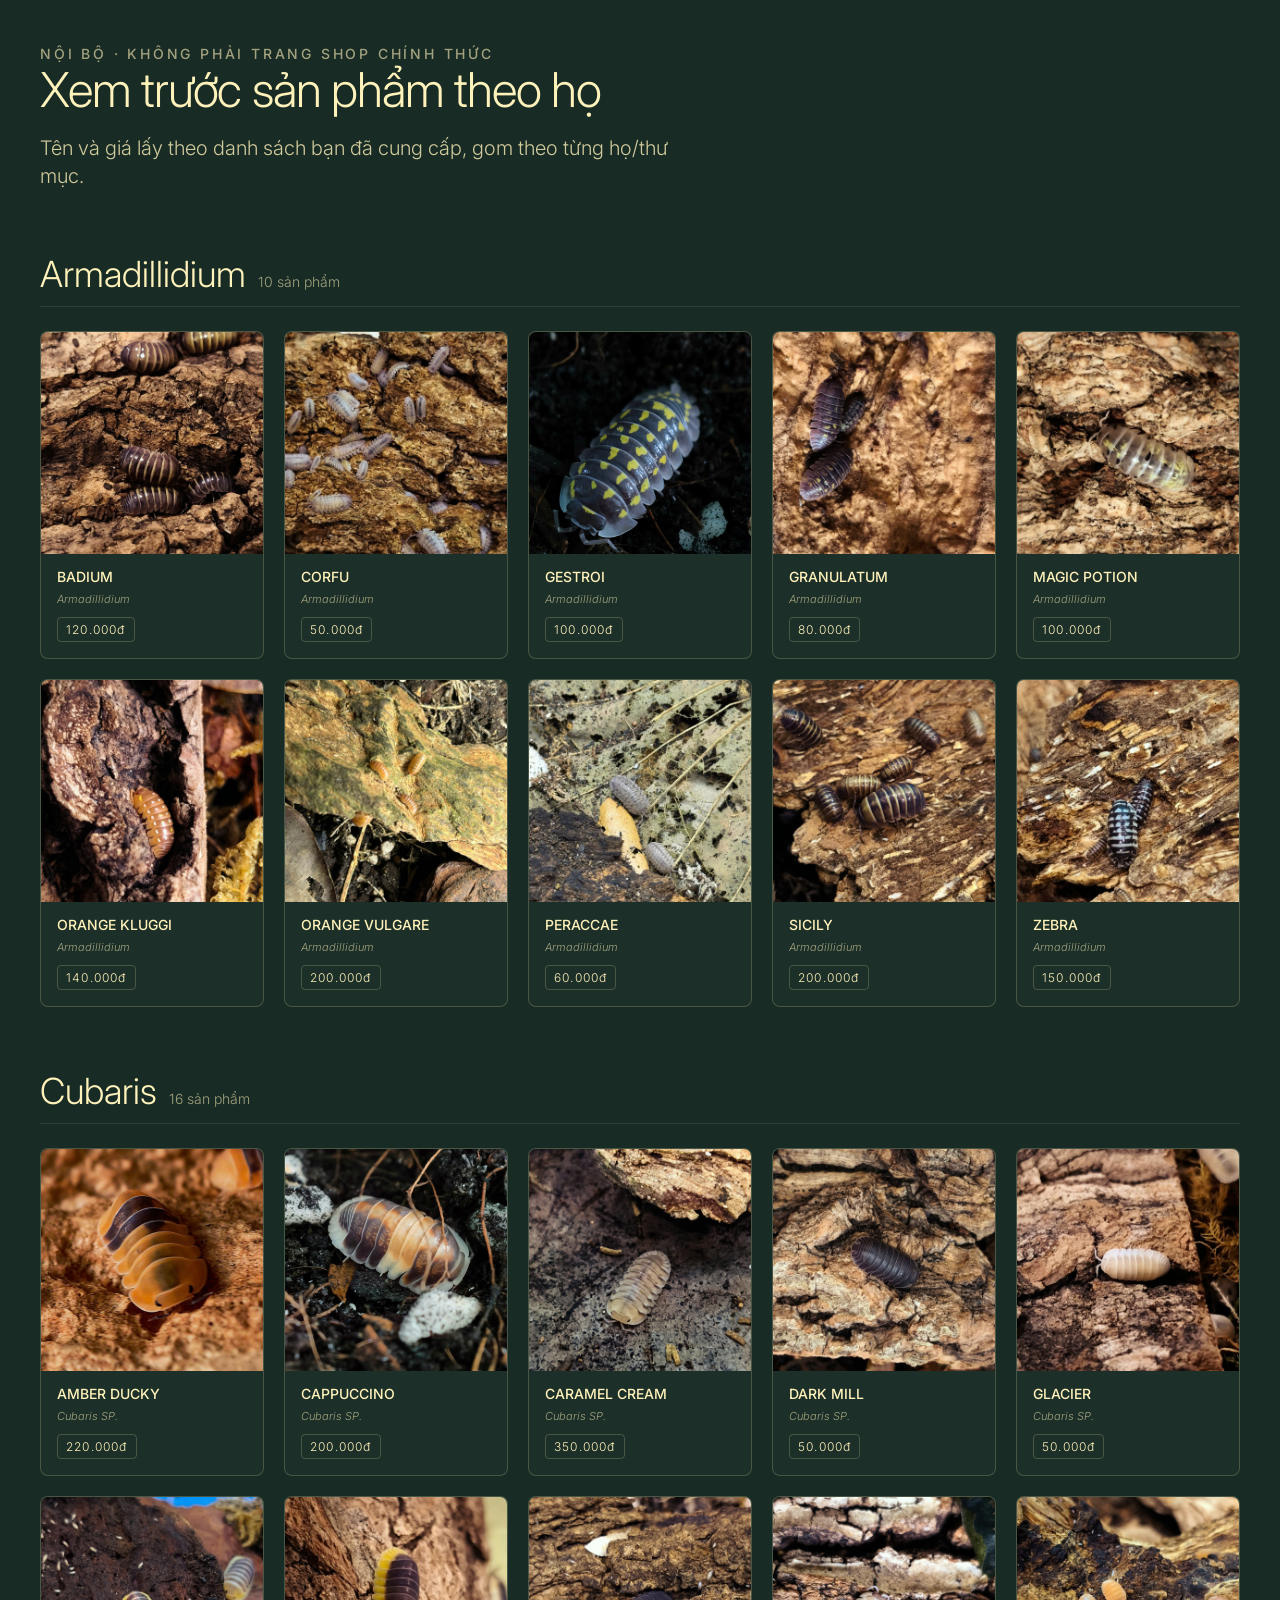
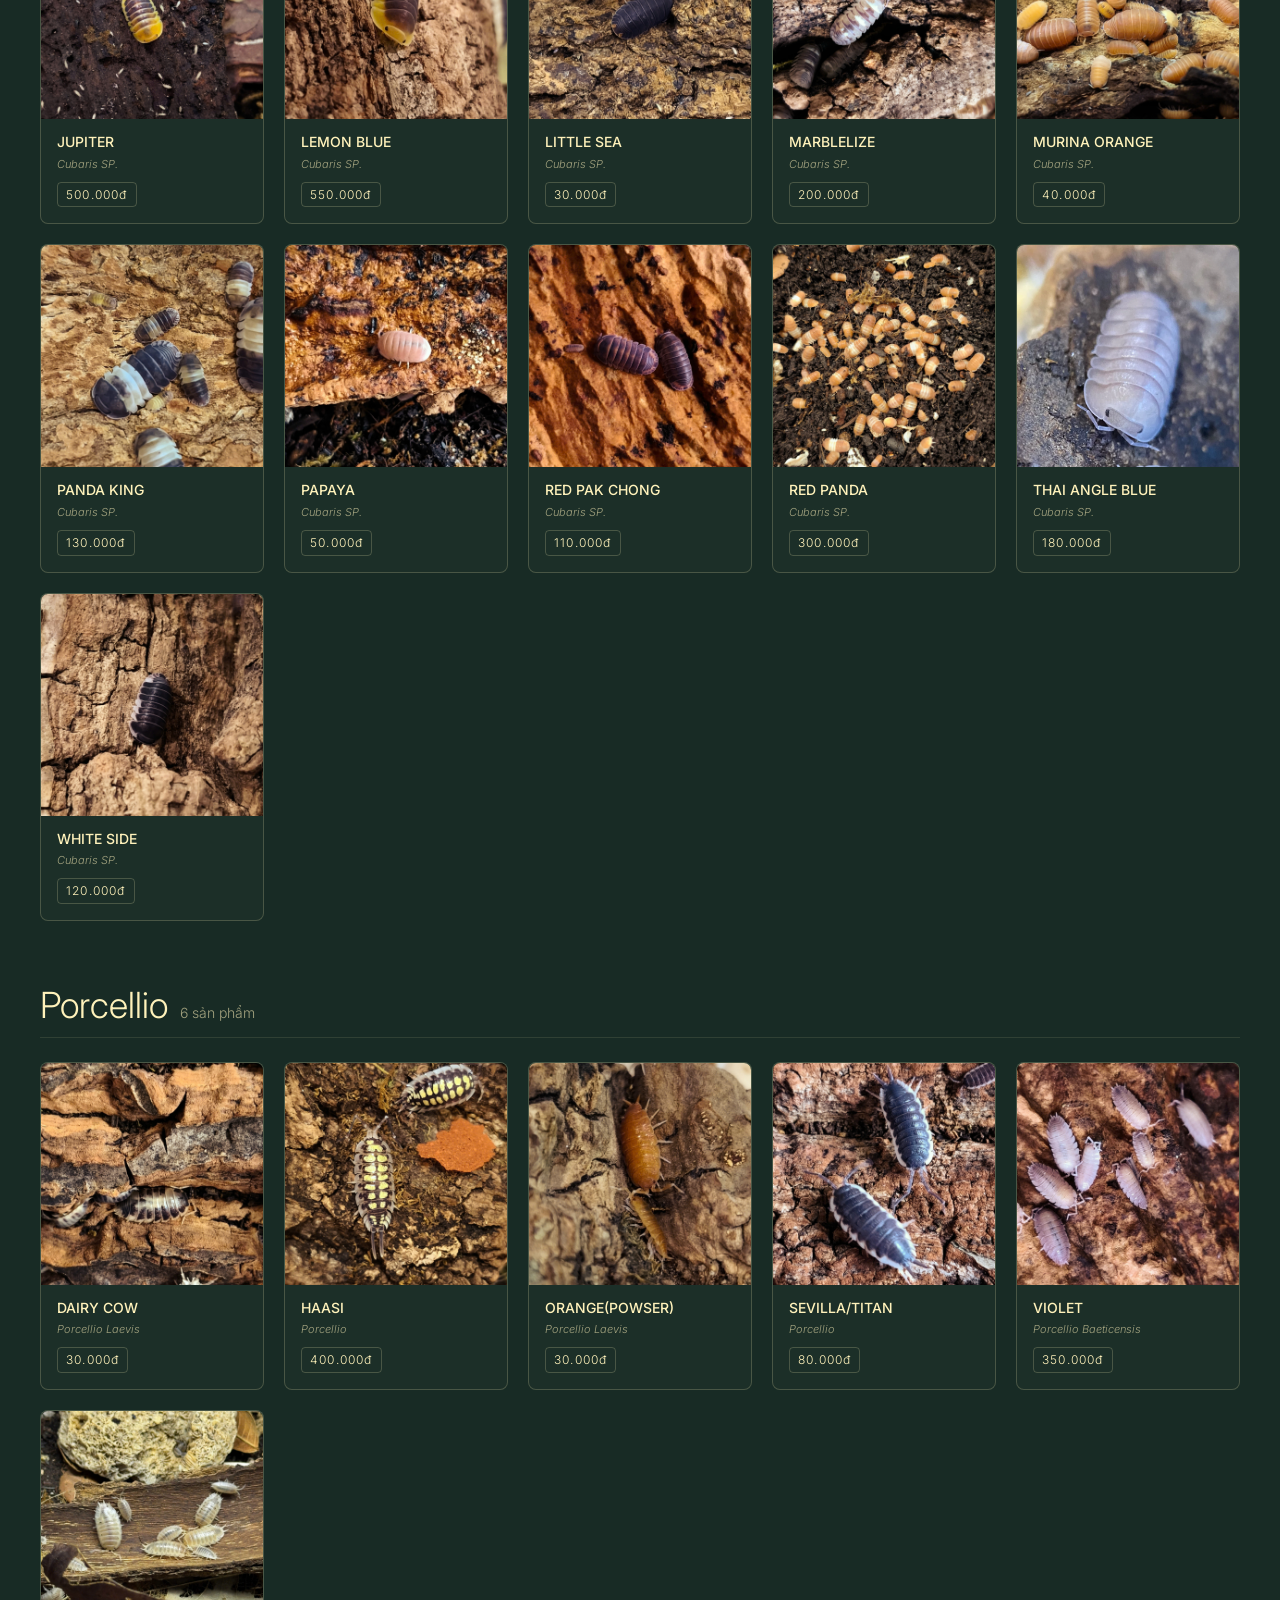
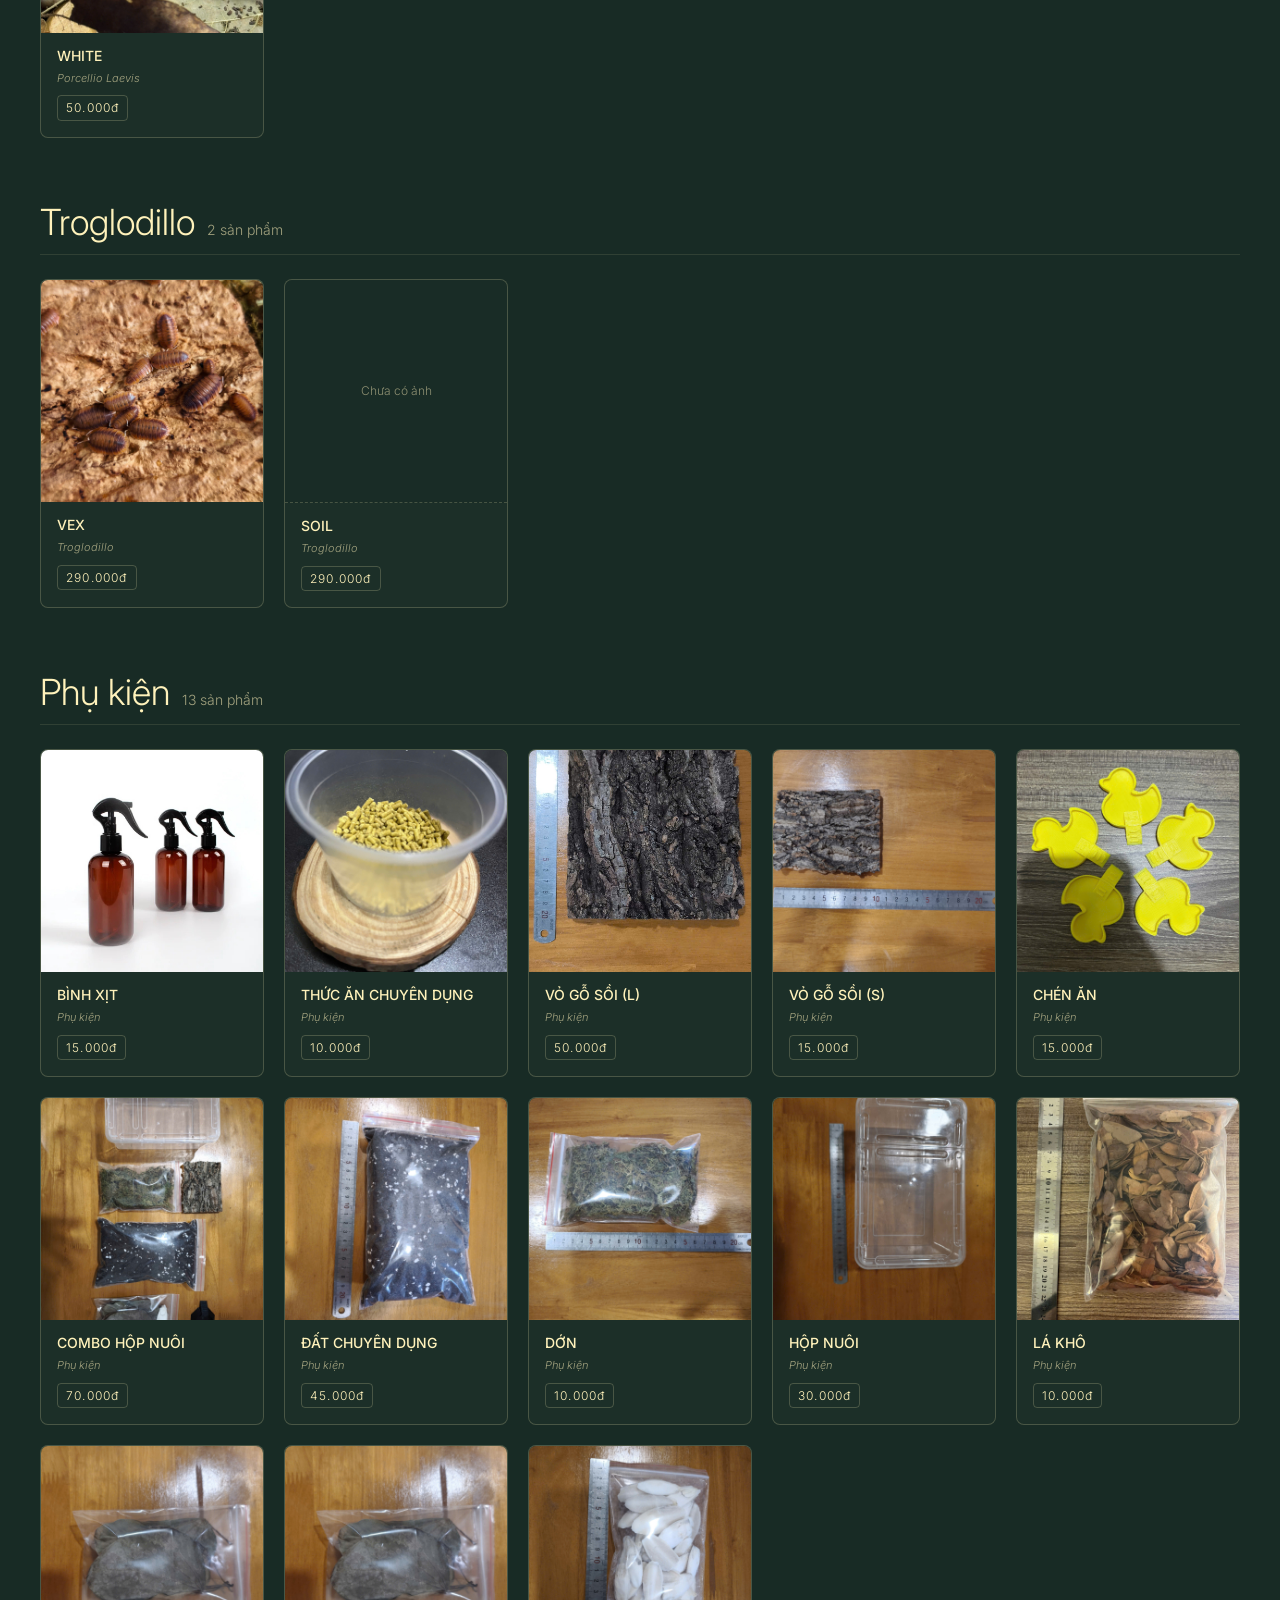
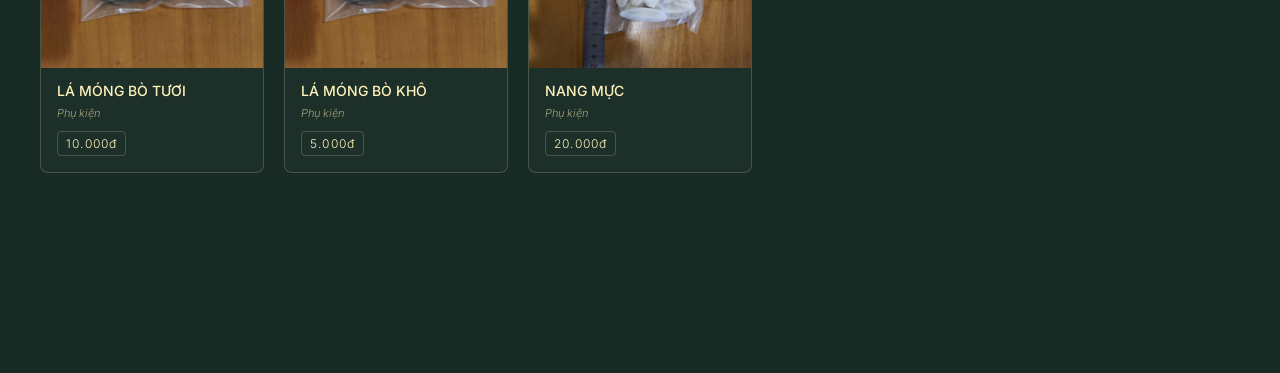
<file: product-preview.html>
<!doctype html>
<html lang="vi">
<head>
<meta charset="utf-8"/>
<meta name="viewport" content="width=device-width, initial-scale=1"/>
<title>Xem trước sản phẩm theo họ — Daisopody</title>
<link rel="stylesheet" href="colors_and_type.css"/>
<style>
  body { padding: var(--space-8) var(--space-8) var(--space-32); }
  .preview-header { max-width: var(--container-max); margin: 0 auto var(--space-16); }
  .preview-header h1 { margin: 0 0 var(--space-3); }
  .preview-header p { max-width: 640px; }

  .family { max-width: var(--container-max); margin: 0 auto var(--space-16); }
  .family-head {
    display: flex; align-items: baseline; gap: var(--space-3);
    border-bottom: 1px solid var(--border-hairline);
    padding-bottom: var(--space-3); margin-bottom: var(--space-6);
  }
  .family-head h2 { margin: 0; }
  .family-head .count { color: var(--fg-subtle); font-size: var(--fs-body-sm); }

  .grid {
    display: grid;
    grid-template-columns: repeat(auto-fill, minmax(200px, 1fr));
    gap: var(--space-5);
  }
  .card {
    border: 1px solid var(--border-card);
    border-radius: var(--radius-md);
    overflow: hidden;
    background: var(--bg-elevated);
    transition: border-color var(--dur-base) var(--ease-out);
  }
  .card:hover { border-color: var(--border-strong); }
  .card .photo {
    aspect-ratio: 1 / 1;
    background-size: cover;
    background-position: center;
    background-color: var(--moss-900-60);
  }
  .card .photo.empty {
    display: flex; align-items: center; justify-content: center;
    border-bottom: 1px dashed var(--border-card);
    color: var(--fg-disabled); font-size: var(--fs-caption);
  }
  .card .body { padding: var(--space-3) var(--space-4) var(--space-4); }
  .card .name { display: block; font-size: var(--fs-body-sm); font-weight: 500; color: var(--fg); }
  .card .sci { display: block; font-size: 11px; font-style: italic; color: var(--fg-subtle); margin-top: 2px; }
  .card .price {
    display: inline-block; margin-top: var(--space-2);
    font-size: var(--fs-caption); letter-spacing: var(--tracking-tag);
    color: var(--cream); border: 1px solid var(--border-card);
    border-radius: var(--radius-xs); padding: 2px 8px;
  }
</style>
</head>
<body>

  <div class="preview-header">
    <span class="eyebrow">NỘI BỘ · KHÔNG PHẢI TRANG SHOP CHÍNH THỨC</span>
    <h1 class="h1">Xem trước sản phẩm theo họ</h1>
    <p class="p-lead">Tên và giá lấy theo danh sách bạn đã cung cấp, gom theo từng họ/thư mục.</p>
  </div>

  <div id="families"></div>

<script>
  const FAMILIES = [
    {
      label: "Armadillidium",
      folder: "assets/isopod/Armadillidium/",
      items: [
        { file: "Badium.jpg", sci: "Armadillidium", name: "BADIUM", price: 120000 },
        { file: "Corfu.jpg", sci: "Armadillidium", name: "CORFU", price: 50000 },
        { file: "Gestroid.jpg", sci: "Armadillidium", name: "GESTROI", price: 100000 },
        { file: "Granulatum.jpg", sci: "Armadillidium", name: "GRANULATUM", price: 80000 },
        { file: "magic potion.jpg", sci: "Armadillidium", name: "MAGIC POTION", price: 100000 },
        { file: "Orange Kluggi.jpg", sci: "Armadillidium", name: "ORANGE KLUGGI", price: 140000 },
        { file: "orange virgo.jpg", sci: "Armadillidium", name: "ORANGE VULGARE", price: 200000 },
        { file: "peraccea.jpg", sci: "Armadillidium", name: "PERACCAE", price: 60000 },
        { file: "Sicily.jpg", sci: "Armadillidium", name: "SICILY", price: 200000 },
        { file: "Zebra.jpg", sci: "Armadillidium", name: "ZEBRA", price: 150000 }
      ]
    },
    {
      label: "Cubaris",
      folder: "assets/isopod/cubaris/",
      items: [
        { file: "Amber Ducky.jpg", sci: "Cubaris SP.", name: "AMBER DUCKY", price: 220000 },
        { file: "Cappuchino.jpg", sci: "Cubaris SP.", name: "CAPPUCCINO", price: 200000 },
        { file: "Caramel Cream.jpg", sci: "Cubaris SP.", name: "CARAMEL CREAM", price: 350000 },
        { file: "Darkmill.jpg", sci: "Cubaris SP.", name: "DARK MILL", price: 50000 },
        { file: "Glacier.jpg", sci: "Cubaris SP.", name: "GLACIER", price: 50000 },
        { file: "Jupiter.jpg", sci: "Cubaris SP.", name: "JUPITER", price: 500000 },
        { file: "lemon.jpg", sci: "Cubaris SP.", name: "LEMON BLUE", price: 550000 },
        { file: "Little Sea.jpg", sci: "Cubaris SP.", name: "LITTLE SEA", price: 30000 },
        { file: "Marblelize.jpg", sci: "Cubaris SP.", name: "MARBLELIZE", price: 200000 },
        { file: "Murina Orange.jpg", sci: "Cubaris SP.", name: "MURINA ORANGE", price: 40000 },
        { file: "Panda King.jpg", sci: "Cubaris SP.", name: "PANDA KING", price: 130000 },
        { file: "papaya.jpg", sci: "Cubaris SP.", name: "PAPAYA", price: 50000 },
        { file: "Red Packchong.jpg", sci: "Cubaris SP.", name: "RED PAK CHONG", price: 110000 },
        { file: "Red Panda.jpg", sci: "Cubaris SP.", name: "RED PANDA", price: 300000 },
        { file: "thai angle blue.png", sci: "Cubaris SP.", name: "THAI ANGLE BLUE", price: 180000 },
        { file: "whiteside.jpg", sci: "Cubaris SP.", name: "WHITE SIDE", price: 120000 }
      ]
    },
    {
      label: "Porcellio",
      folder: "assets/isopod/Porcellio/",
      items: [
        { file: "Dairy cow.jpg", sci: "Porcellio Laevis", name: "DAIRY COW", price: 30000 },
        { file: "Haasi.jpg", sci: "Porcellio", name: "HAASI", price: 400000 },
        { file: "Leavis Orange.jpg", sci: "Porcellio Laevis", name: "ORANGE(POWSER)", price: 30000 },
        { file: "Sevilla.jpg", sci: "Porcellio", name: "SEVILLA/TITAN", price: 80000 },
        { file: "Violet.jpg", sci: "Porcellio Baeticensis", name: "VIOLET", price: 350000 },
        { file: "white laevis.jpg", sci: "Porcellio Laevis", name: "WHITE", price: 50000 }
      ]
    },
    {
      label: "Troglodillo",
      folder: "assets/isopod/Troglodillo/",
      items: [
        { file: "Vex.jpg", sci: "Troglodillo", name: "VEX", price: 290000 },
        { file: null, sci: "Troglodillo", name: "SOIL", price: 290000 }
      ]
    },
    {
      label: "Phụ kiện",
      folder: "assets/Phu Kien/",
      items: [
        { file: "binhxit.jpg", sci: "Phụ kiện", name: "BÌNH XỊT", price: 15000 },
        { file: "camchim.jpg", sci: "Phụ kiện", name: "THỨC ĂN CHUYÊN DỤNG", price: 10000 },
        { file: "golon.jpg", sci: "Phụ kiện", name: "VỎ GỖ SỒI (L)", price: 50000 },
        { file: "gonho.jpg", sci: "Phụ kiện", name: "VỎ GỖ SỒI (S)", price: 15000 },
        { file: "chenanvit.jpg", sci: "Phụ kiện", name: "CHÉN ĂN", price: 15000 },
        { file: "combo.jpg", sci: "Phụ kiện", name: "COMBO HỘP NUÔI", price: 70000 },
        { file: "dat.jpg", sci: "Phụ kiện", name: "ĐẤT CHUYÊN DỤNG", price: 45000 },
        { file: "don.jpg", sci: "Phụ kiện", name: "DỚN", price: 10000 },
        { file: "hop.jpg", sci: "Phụ kiện", name: "HỘP NUÔI", price: 30000 },
        { file: "la.jpg", sci: "Phụ kiện", name: "LÁ KHÔ", price: 10000 },
        { file: "mongbo.jpg", sci: "Phụ kiện", name: "LÁ MÓNG BÒ TƯƠI", price: 10000 },
        { file: "mongbo.jpg", sci: "Phụ kiện", name: "LÁ MÓNG BÒ KHÔ", price: 5000 },
        { file: "nangmuc.jpg", sci: "Phụ kiện", name: "NANG MỰC", price: 20000 }
      ]
    }
  ];

  function formatPrice(v) {
    return v.toLocaleString("vi-VN") + "đ";
  }

  const root = document.getElementById("families");
  root.innerHTML = FAMILIES.map(fam => `
    <section class="family">
      <div class="family-head">
        <h2 class="h2">${fam.label}</h2>
        <span class="count">${fam.items.length} sản phẩm</span>
      </div>
      <div class="grid">
        ${fam.items.map(p => {
          const src = p.file ? encodeURI(fam.folder + p.file) : null;
          return `
          <div class="card">
            ${src ? `<div class="photo" style="background-image:url('${src}')"></div>` : `<div class="photo empty">Chưa có ảnh</div>`}
            <div class="body">
              <span class="name">${p.name}</span>
              <span class="sci">${p.sci}</span>
              <span class="price">${formatPrice(p.price)}</span>
            </div>
          </div>`;
        }).join("")}
      </div>
    </section>
  `).join("");
</script>

</body>
</html>
</file>
<file: colors_and_type.css>
/* ============================================================
   Daisopody — Natural-Luxury Design Tokens
   Strict 2-color palette: Dark Moss Green + Light Yellow/Cream
   ============================================================ */

/* Inter from Google Fonts — Daisopody uses Inter Light heavily for
   editorial headlines and Bold/Italic for serif-substitute moments.
   No new colors outside the 2-color palette. */
@import url("https://fonts.googleapis.com/css2?family=Inter:ital,wght@0,300;0,400;0,500;0,600;0,700;1,300;1,700&display=swap");

:root {
  /* ---------- BASE COLOR PALETTE ---------- */
  /* Surfaces */
  --moss-900:        #182B25;  /* primary background, "Dark Moss Green" */
  --moss-900-90:     rgba(24, 43, 37, 0.9);  /* sticky header glass */
  --moss-900-60:     rgba(24, 43, 37, 0.6);  /* gradient mid-stop */
  --moss-900-30:     rgba(24, 43, 37, 0.3);  /* photo wash top */
  --moss-900-02:     rgba(255, 242, 187, 0.02); /* hairline panel tint */

  /* Cream — the ONLY accent */
  --cream:           #FFF2BB;  /* primary fg, accents, CTAs */
  --cream-90:        rgba(255, 242, 187, 0.9);
  --cream-80:        rgba(255, 242, 187, 0.8);  /* secondary text on dark */
  --cream-70:        rgba(255, 242, 187, 0.7);  /* paragraph body */
  --cream-60:        rgba(255, 242, 187, 0.6);  /* tertiary / metadata */
  --cream-50:        rgba(255, 242, 187, 0.5);  /* low-emphasis links, footer */
  --cream-40:        rgba(255, 242, 187, 0.4);  /* divider dots */
  --cream-30:        rgba(255, 242, 187, 0.3);  /* prominent borders */
  --cream-20:        rgba(255, 242, 187, 0.2);  /* card borders */
  --cream-15:        rgba(255, 242, 187, 0.15); /* soft shadow */
  --cream-10:        rgba(255, 242, 187, 0.1);  /* hairline section dividers */

  /* ---------- SEMANTIC TOKENS ---------- */
  --bg:              var(--moss-900);
  --bg-elevated:     var(--moss-900-02);
  --header-bg:       var(--moss-900-90);
  --fg:              var(--cream);
  --fg-muted:        var(--cream-70);
  --fg-subtle:       var(--cream-60);
  --fg-disabled:     var(--cream-50);

  --border-hairline: var(--cream-10);   /* section dividers */
  --border-card:     var(--cream-20);   /* card / outline button */
  --border-strong:   var(--cream-30);   /* form fields, focused */

  --link:            var(--cream);
  --link-quiet:      var(--cream-50);

  /* CTA — filled cream button uses moss text on cream */
  --btn-primary-bg:   var(--cream);
  --btn-primary-fg:   var(--moss-900);
  --btn-outline-fg:   var(--cream);
  --btn-outline-bd:   var(--cream);

  /* ---------- TYPOGRAPHY ---------- */
  --font-sans: "Inter", ui-sans-serif, system-ui, -apple-system,
               "Segoe UI", Roboto, Helvetica, Arial, sans-serif;

  /* Display: Inter Light w/ wide negative letter-spacing for editorial feel */
  --display-family: var(--font-sans);
  --display-weight: 300;

  /* Eyebrow/label: tracked uppercase */
  --eyebrow-family: var(--font-sans);
  --eyebrow-weight: 500;

  /* Type scale (px) — matches Figma usage */
  --fs-display-xl: 72px;  /* hero h1 */
  --fs-display-lg: 60px;  /* article h1 */
  --fs-display-md: 48px;  /* page h1 */
  --fs-display-sm: 36px;  /* section h2 */
  --fs-headline:   30px;  /* card h2 */
  --fs-title:      24px;  /* brand mark / h3 */
  --fs-subtitle:   20px;  /* h4 */
  --fs-body-lg:    18px;
  --fs-body:       16px;
  --fs-body-sm:    14px;  /* meta, nav, button */
  --fs-caption:    12px;  /* category chips, tags */

  /* Line height — Daisopody uses generous leading */
  --lh-tight: 1.0;
  --lh-snug:  1.25;       /* 90/72 hero */
  --lh-normal: 1.4;
  --lh-relaxed: 1.625;    /* 26/16 paragraphs */
  --lh-airy:   2.0;       /* 72/36 about-page statement */

  /* Tracking — wide-tracked uppercase is a signature */
  --tracking-display: -0.025em; /* tight on big light type */
  --tracking-normal:  0;
  --tracking-eyebrow: 0.2em;    /* 2.8px / 14px */
  --tracking-button:  0.1em;    /* 1.4px / 14px */
  --tracking-tag:     0.1em;    /* 1.2px / 12px */
  --tracking-brand:   0.1em;    /* 2.4px / 24px brand mark */
  --tracking-statement: 0.1em;  /* 1.6px / 16px tagline */

  /* ---------- SPACING ---------- */
  --space-1:  4px;
  --space-2:  8px;
  --space-3:  12px;
  --space-4:  16px;
  --space-5:  20px;
  --space-6:  24px;
  --space-8:  32px;
  --space-10: 40px;
  --space-12: 48px;
  --space-16: 64px;
  --space-20: 80px;
  --space-24: 96px;
  --space-32: 128px;

  /* Layout */
  --container-max: 1280px;
  --gutter:        24px;
  --gutter-page:   127px; /* outer page padding seen in Figma frames */

  /* ---------- RADII ---------- */
  --radius-xs: 4px;
  --radius-sm: 6px;   /* buttons, inputs, cards */
  --radius-md: 8px;   /* feature panels */
  --radius-full: 9999px; /* pills, circular FAB & avatars */

  /* ---------- SHADOWS / GLOW ---------- */
  /* Daisopody uses cream-tinted GLOW, never gray drop shadows */
  --glow-sm:  0 0 8px 0 var(--cream);
  --glow-md:  0 0 10px 0 var(--cream-20);
  --glow-lg:  0 0 15px 0 rgba(255, 242, 187, 0.3);
  --glow-xl:  0 0 20px 0 rgba(255, 242, 187, 0.4);
  --glow-2xl: 0 0 30px 0 rgba(255, 242, 187, 0.4);

  /* Protection gradient — fades the hero photo into the moss bg */
  --hero-gradient:
    linear-gradient(180deg, var(--moss-900) 0%, var(--moss-900-60) 50%, var(--moss-900-30) 100%);
  --section-gradient:
    linear-gradient(180deg, var(--moss-900-30) 0%, transparent 100%);
  --hairline-gradient:
    linear-gradient(180deg, transparent 0%, var(--cream-50) 50%, transparent 100%);

  /* ---------- MOTION ---------- */
  --ease-out: cubic-bezier(0.22, 0.61, 0.36, 1);
  --ease-in-out: cubic-bezier(0.65, 0, 0.35, 1);
  --dur-fast: 150ms;
  --dur-base: 250ms;
  --dur-slow: 400ms;
}

/* ============================================================
   Base element styles — set bg, default text, link defaults
   ============================================================ */
html, body {
  background: var(--bg);
  color: var(--fg);
  font-family: var(--font-sans);
  font-weight: 300;
  font-size: var(--fs-body);
  line-height: var(--lh-relaxed);
  -webkit-font-smoothing: antialiased;
  text-rendering: optimizeLegibility;
}

::selection { background: var(--cream); color: var(--moss-900); }

a { color: var(--link); text-decoration: none; }
a:hover { opacity: 0.85; }

/* ============================================================
   Semantic typography classes
   ============================================================ */
.h-display,
.h1-display {
  font-family: var(--display-family);
  font-weight: var(--display-weight);
  font-size: var(--fs-display-xl);
  line-height: var(--lh-snug);
  letter-spacing: var(--tracking-display);
  color: var(--fg);
}

.h1 {
  font-weight: 300;
  font-size: var(--fs-display-md);
  line-height: 1;
  letter-spacing: var(--tracking-display);
  color: var(--fg);
}

.h2 {
  font-weight: 300;
  font-size: var(--fs-display-sm);
  line-height: 1.111;
  color: var(--fg);
}

.h3 {
  font-weight: 300;
  font-size: var(--fs-subtitle);
  line-height: 1.4;
  letter-spacing: 0.025em;
  color: var(--fg);
}

.eyebrow {
  font-weight: 500;
  font-size: var(--fs-body-sm);
  line-height: 1.43;
  letter-spacing: var(--tracking-eyebrow);
  text-transform: none; /* labels are already cased in Figma */
  color: var(--fg-subtle);
}

.tag {
  font-weight: 400;
  font-size: var(--fs-caption);
  line-height: 1.625;
  letter-spacing: var(--tracking-tag);
  color: var(--fg);
}

.brand-mark {
  font-family: var(--font-sans);
  font-weight: 700;
  font-size: var(--fs-title);
  line-height: 1.333;
  letter-spacing: var(--tracking-brand);
  color: var(--fg);
}

.p, p {
  font-weight: 300;
  font-size: var(--fs-body);
  line-height: var(--lh-relaxed);
  color: var(--fg-muted);
}

.p-lead {
  font-weight: 300;
  font-size: var(--fs-subtitle);
  line-height: 1.4;
  color: var(--cream-80);
}

.p-meta {
  font-weight: 400;
  font-size: var(--fs-body-sm);
  line-height: 1.43;
  letter-spacing: 0.025em;
  color: var(--fg-subtle);
}

/* Italic accent — used very sparingly for emphasis (e.g. "Micro-World") */
.italic-accent {
  font-style: italic;
  font-weight: 700;
}

/* ============================================================
   Responsive token overrides — shared across every page
   ============================================================ */
@media (max-width: 1024px) {
  :root {
    --gutter-page: 48px;
  }
}

@media (max-width: 768px) {
  :root {
    --gutter-page: 24px;
    --fs-display-xl: 40px;
    --fs-display-lg: 34px;
    --fs-display-md: 30px;
    --fs-display-sm: 26px;
    --fs-headline: 22px;
    --fs-title: 19px;
    --fs-subtitle: 17px;
    --fs-body-lg: 16px;
  }
}

@media (max-width: 480px) {
  :root {
    --gutter-page: 16px;
    --fs-display-xl: 32px;
    --fs-display-lg: 27px;
    --fs-display-md: 25px;
    --fs-display-sm: 21px;
  }
}
</file>
